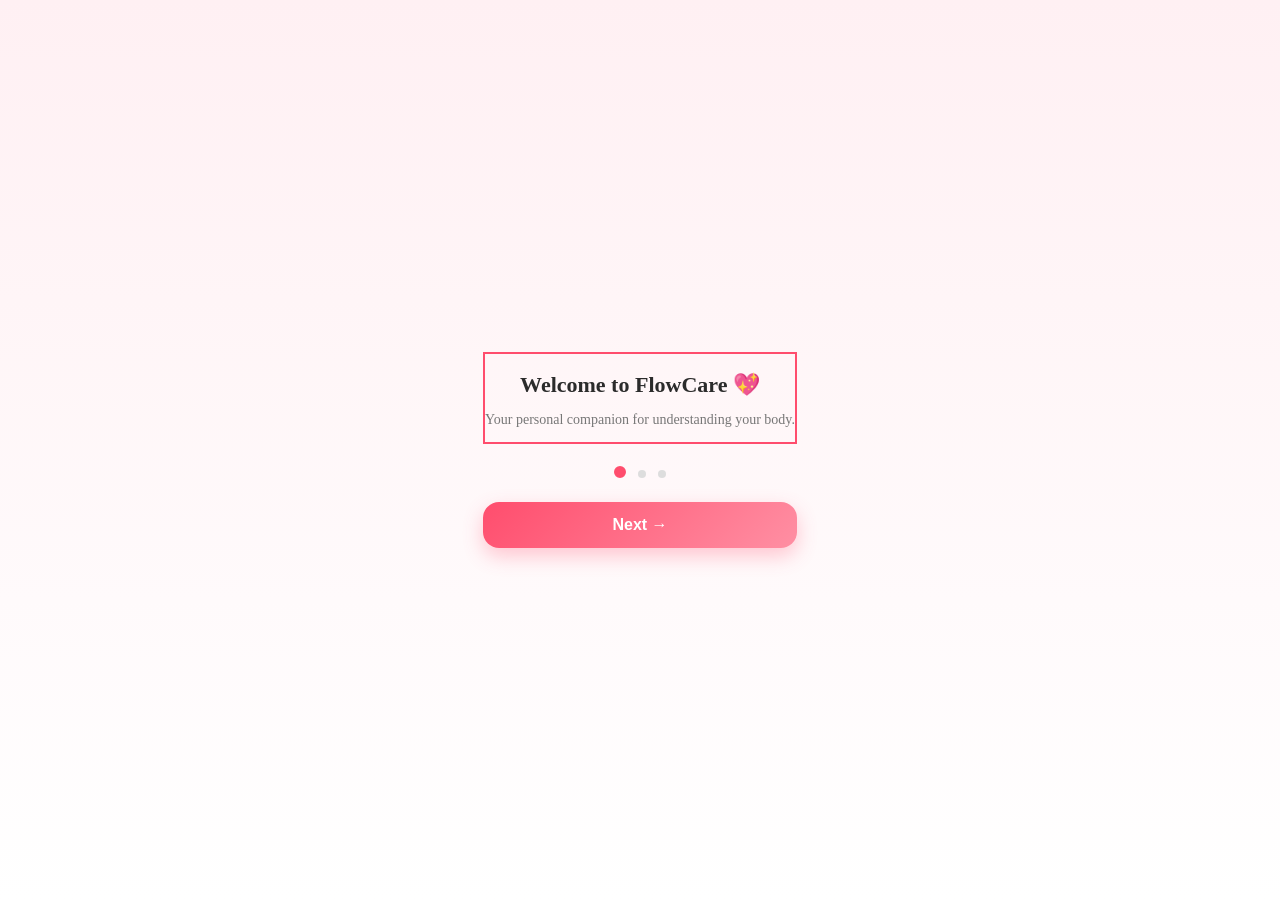
<file: index.html>
<!DOCTYPE html>
<html lang="en">
<head>
  <meta charset="UTF-8">
  <meta name="viewport" content="width=device-width, initial-scale=1.0">
  <meta name="theme-color" content="#ff4d6d">
  <title>FlowCare</title>
  <link rel="stylesheet" href="css/styles.css">
  <link rel="manifest" href="manifest.json">
  <link rel="icon" href="icon-192.png">
  <link rel="apple-touch-icon" href="icon-192.png">
  <link href="https://fonts.googleapis.com/css2?family=Poppins:wght@300;400;500;600;700&display=swap" rel="stylesheet">
</head>

<body>

<!-- 🔥 SPLASH -->
<div id="splashScreen" class="splash">
  <div class="splash-inner">
    <img src="icon-192.png" class="splash-logo">
    <h2 class="splash-title">FlowCare</h2>
    <p class="splash-tag">Your body, your rhythm 💖</p>
  </div>
</div>

<!-- 🔥 HEADER (PREMIUM CONTAINER VERSION) -->
<div class="header">

  <div class="header-inner">

    <div class="header-top">

      <div class="greeting-wrap">
        <h2 id="greeting" class="text-xl">
          Hi, Grace <span id="wave">👋</span>
        </h2>

        <p id="heroSub" class="sub text-sm">
          Your body, your rhythm 💖
        </p>
      </div>

      <div class="header-actions">

        <input type="file" id="profileInput" style="display:none;">

        <img id="profileImg"
          src="https://via.placeholder.com/40">

        <div class="menu-wrap">
          <span id="menuBtn">⋮</span>

          <div id="menuDropdown" class="menu-dropdown">
            <a href="settings.html">⚙️ Settings</a>
            <a href="#">🔒 Privacy Policy</a>
            <a href="#">📄 Disclaimer</a>
            <a href="#">📘 User Guide</a>
          </div>
        </div>

      </div>

    </div>

    <!-- 🔥 MARQUEE INSIDE INNER CONTAINER -->
    <div class="marquee">
      <div class="marquee-track">
        <span id="marqueeText"></span>
        <span id="marqueeClone"></span>
      </div>
    </div>

  </div>

</div>

<!-- 🔥 MAIN CONTENT -->
<div class="container">

  <!-- STATUS -->
  <div class="status-grid">

    <div class="status-card period">
      <p class="text-sm">🩸 Next Period</p>
      <h3 id="nextPeriod" class="text-accent">--</h3>
    </div>

    <div class="status-card cycle">
      <p class="text-sm">📊 Cycle Day</p>
      <h3 id="cycleDay" class="text-accent">--</h3>
    </div>

    <div class="status-card ovulation">
      <p class="text-sm">🌼 Ovulation</p>
      <h3 id="ovulation" class="text-accent">--</h3>
    </div>

  </div>

  <!-- ACTION -->
  <div class="card">
    <a href="log.html" style="text-decoration:none;">
      <button>✨ Track Today</button>
    </a>
  </div>

  <!-- ADVICE -->
  <div class="card highlight">
    <p class="text-lg">💡 Daily AI Care</p>
    <small id="tip" class="text-sm">Stay hydrated</small>
  </div>

  <!-- KIT -->
  <div class="card" id="kitCard" style="display:none;">
    <p>🧰 Emergency Kit</p>
    <ul>
      <li>Pads / Tampons</li>
      <li>Pain relief</li>
      <li>Tissue</li>
      <li>Spare underwear</li>
    </ul>
  </div>

  <!-- LINKS -->
  <div class="card link-card">
    <a href="education.html" class="link-text">📘 Learn about your health</a>
  </div>

  <div class="card link-card">
    <a href="cycle-guide.html" class="link-text">🧠 Understand your cycle</a>
  </div>

  <div class="card link-card">
    <a href="fertility.html" class="link-text">🌼 Fertility Insights</a>
  </div>

  <div class="card link-card">
    <a href="menopause.html" class="link-text">🌸 Menopause Care</a>
  </div>

  <div class="card link-card">
    <a href="notebook.html" class="link-text">📓 Open Notebook</a>
  </div>

</div>

<!-- 🔥 NAV -->
<div class="nav">
  
  <a href="index.html" class="nav-item active">
    <span>🏠</span>
    <small>Home</small>
  </a>
  
  <a href="calendar.html" class="nav-item">
    <span>📅</span>
    <small>Calendar</small>
  </a>
  
  <a href="log.html" class="nav-item center">
    <span>＋</span>
  </a>
  
  <a href="insights.html" class="nav-item">
    <span>📊</span>
    <small>Insights</small>
  </a>
  
  <a href="settings.html" class="nav-item">
    <span>⚙️</span>
    <small>Settings</small>
  </a>
  
</div>

<!-- ⚙️ SCRIPTS -->

<script src="js/auth.js"></script>
<script src="js/notifications.js"></script>

<script>
  if ("serviceWorker" in navigator) {
    navigator.serviceWorker.register("sw.js")
        .then(() => console.log("SW Ready"));
        }
        </script>

<script src="js/app.js"></script>

<script>
  // run AFTER everything is loaded
  window.addEventListener("load", () => {
    if (typeof protectPage === "function") {
      protectPage();
    }
  });
</script>

</body>
</html>
</file>
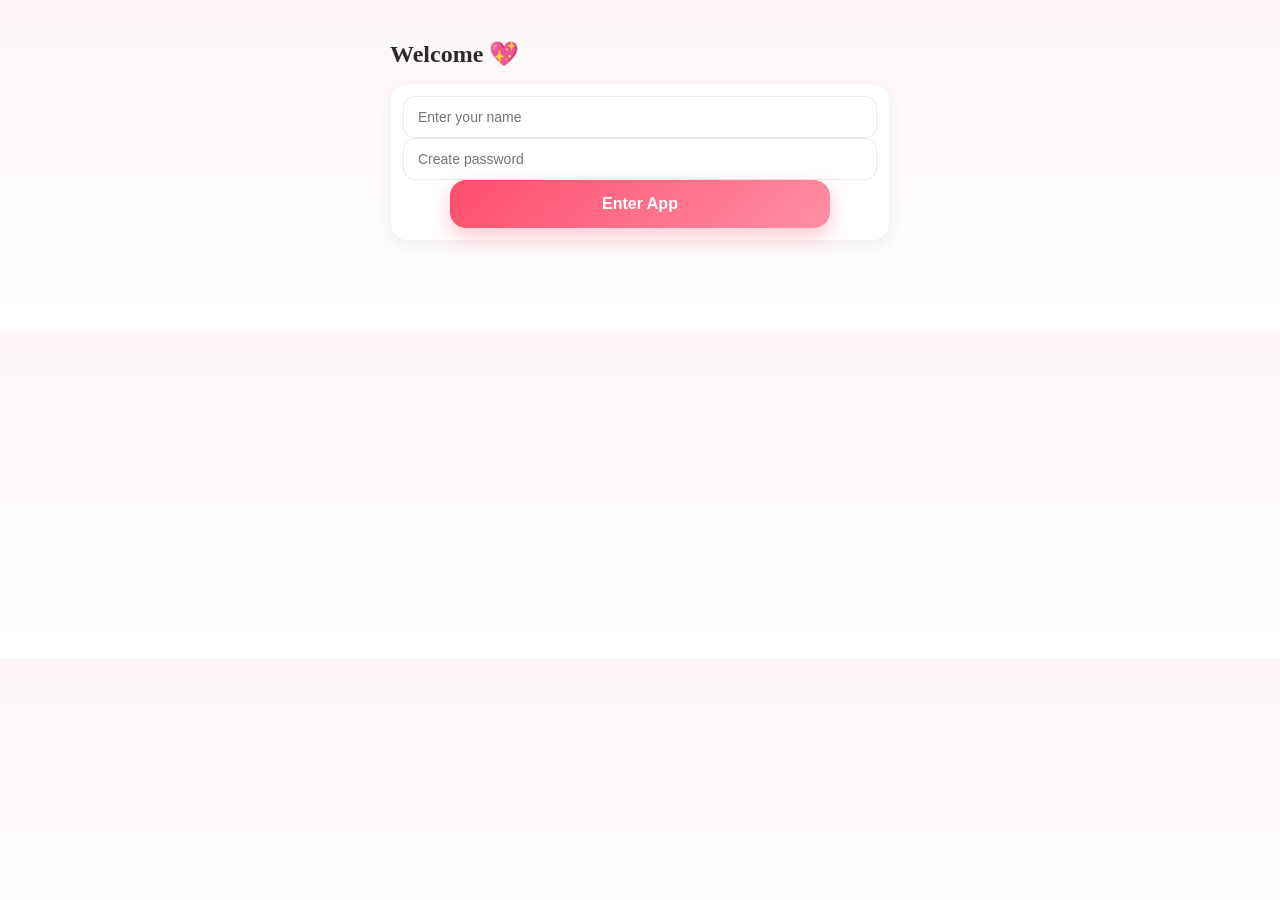
<file: calendar.html>
<!DOCTYPE html>
<html lang="en">
<head>
  <meta charset="UTF-8">
  <meta name="viewport" content="width=device-width, initial-scale=1.0">
  <title>Calendar - FlowCare</title>
  <link rel="stylesheet" href="css/styles.css">
  <link rel="manifest" href="manifest.json">
</head>

<body>

<div class="container">
  
<!-- 🧠 AI Status (Dynamic) -->
<div class="card premium-card warning-card">
  <p id="cycleWarning"></p>
  <small id="confidenceText"></small>
</div>

<!-- 🔥 AI Insights Marquee -->
<div class="card premium-card marquee">
  <div class="marquee-track">
    <span id="marqueeText"></span>
    <span id="marqueeClone"></span>
  </div>
</div>

<div class="card premium-card cycle-card">
<p id="cycleDay"></p>
<p id="nextPeriod"></p>
  </div>

  <!-- 📅 HEADER -->
<div class="header-row">
<button class="nav-btn" onclick="prevMonth()">‹</button>
<h2 id="monthYear"></h2>
<button class="nav-btn" onclick="nextMonth()">›</button>
</div>
  
  <!-- 📆 CALENDAR -->
  <div class="calendar premium-calendar" id="calendar"></div>
  
  <!-- 📊 LEGEND -->
<div class="card premium-card legend">
<div><span class="dot safe"></span> Safe</div>
<div><span class="dot fertile"></span> Fertile</div>
<div><span class="dot ovulation"></span> Ovulation</div>
<div><span class="dot unknown"></span> Not Sure</div>
</div>
  
  <!-- 📌 ACTION -->
<div class="card premium-card">
  <p id="selectedDate">Select a day</p>
  <p id="dayInfo" style="margin-top:8px; font-size:14px;"></p>
  <button id="logBtn">Log for this day</button>
</div>
  
</div>

<!-- 📱 NAVIGATION -->
<div class="nav">
  
  <a href="index.html" class="nav-item">
    <span>🏠</span>
    <small>Home</small>
  </a>
  
  <a href="calendar.html" class="nav-item active">
    <span>📅</span>
    <small>Calendar</small>
  </a>
  
  <a href="log.html" class="nav-item center">
    <span>＋</span>
  </a>
  
  <a href="insights.html" class="nav-item">
    <span>📊</span>
    <small>Insights</small>
  </a>
  
  <a href="settings.html" class="nav-item">
    <span>⚙️</span>
    <small>Settings</small>
  </a>
  
</div>

<script src="js/auth.js"></script>
<script>
  protectPage();
</script>
<script src="js/app.js"></script>
<script src="js/calendar.js"></script>

</body>
</html>
</file>
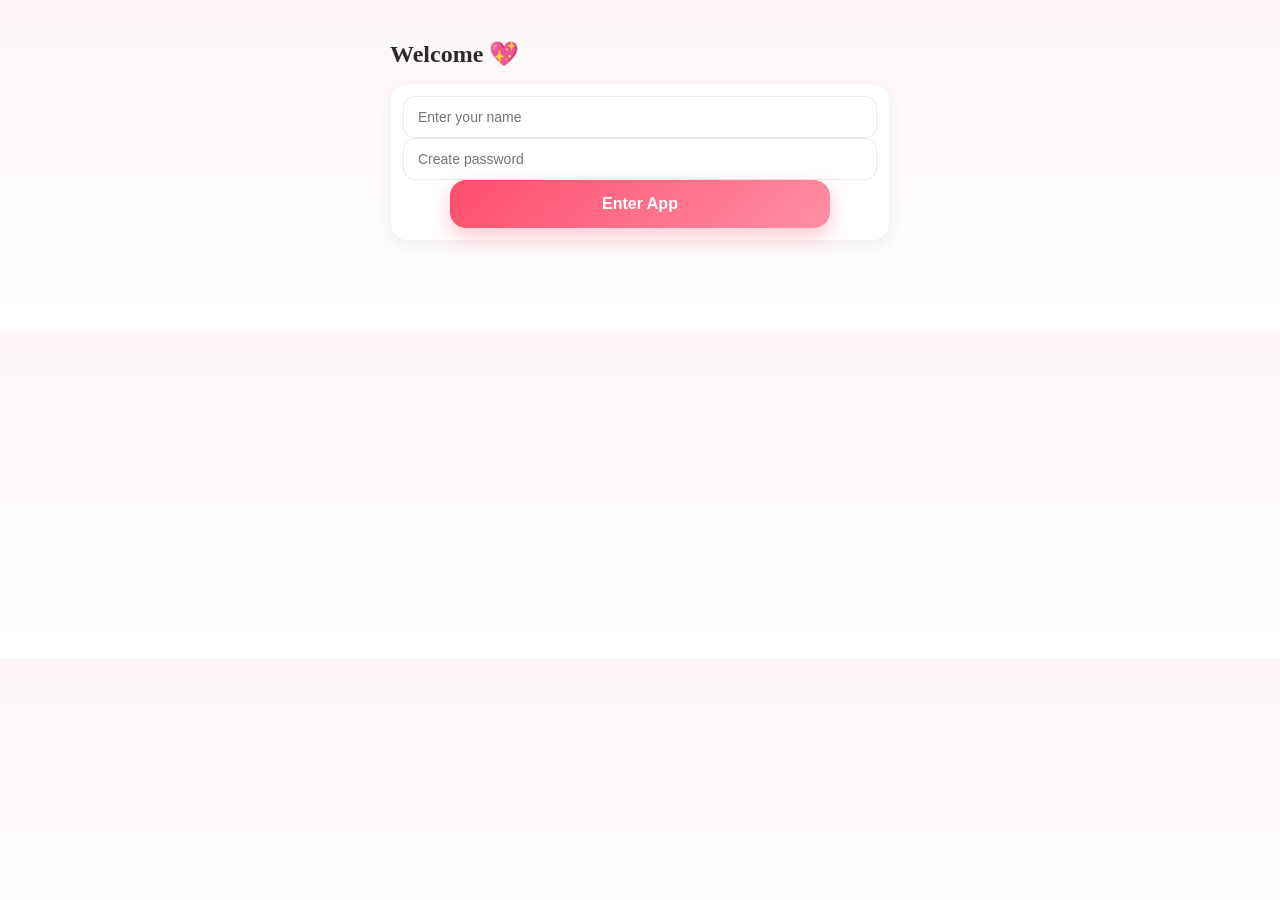
<file: cycle-guide.html>
<!DOCTYPE html>
<html lang="en">
<head>
  <meta charset="UTF-8">
  <meta name="viewport" content="width=device-width, initial-scale=1.0">
  <title>Cycle Guide - FlowCare</title>
  <link rel="stylesheet" href="css/styles.css">
  <link rel="manifest" href="manifest.json">
</head>

<body>

<!-- 🔥 HEADER -->
<div class="header">
  <div class="header-inner">

    <div class="page-header">
      <div class="page-icon">🧠</div>

      <div>
        <h2 class="page-title">Cycle Guide</h2>
        <p class="page-sub">Understand your body rhythm 🌸</p>
      </div>
    </div>

  </div>
</div>

<!-- 🔥 MAIN -->
<div class="container">

  <!-- INTRO -->
  <div class="card">
    <p class="text-sm">
      Your menstrual cycle starts on the first day of your period (Day 1).
      Understanding your cycle helps you stay prepared and make informed decisions.
    </p>
  </div>

  <!-- PHASES -->
  <div class="card">
    <h4>🩸 Menstrual Phase (Day 1–5)</h4>
    <p class="text-sm">Bleeding occurs. Energy may be low. Rest is important.</p>
  </div>

  <div class="card">
    <h4>🌱 Follicular Phase (Day 6–13)</h4>
    <p class="text-sm">Energy increases. Mood improves. Body prepares for ovulation.</p>
  </div>

  <div class="card">
    <h4>🌼 Ovulation Phase (~Day 14)</h4>
    <p class="text-sm">
      Ovulation occurs. This is the time of higher fertility.
      You may feel more active or sensual due to hormonal changes.
    </p>
  </div>

  <div class="card">
    <h4>🌙 Luteal Phase (Day 15–28)</h4>
    <p class="text-sm">
      Body prepares for next cycle. You may experience PMS symptoms like mood changes or fatigue.
    </p>
  </div>

  <!-- FERTILITY -->
  <div class="card">
    <h4>⚠️ Fertility Awareness</h4>
    <p class="text-sm">
      The days leading up to ovulation and the ovulation day have a higher chance of pregnancy.
    </p>
    <p class="text-sm">
      If you are not planning pregnancy, consider protection during this time.
    </p>
  </div>

  <div class="card">
    <h4>🟢 Lower Chance Days</h4>
    <p class="text-sm">
      Days after ovulation generally have a lower chance of pregnancy, but not zero risk.
    </p>
  </div>

  <!-- BODY -->
  <div class="card">
    <h4>❤️ Body & Emotions</h4>
    <p class="text-sm">
      Hormones can affect mood, energy, and desire. Feeling more emotional or sensual at certain times is normal.
    </p>
  </div>

  <!-- CTA -->
  <a href="notebook.html" style="text-decoration:none; color:inherit;">
    <div class="card link-card">
      <h4>📓 Track for 3 Months</h4>
      <p class="text-sm">To understand your body better:</p>

      <ul class="text-sm">
        <li>Mark the first day of your period</li>
        <li>Track symptoms and mood</li>
        <li>Observe your cycle length</li>
        <li>Patterns will become clearer over time</li>
      </ul>

      <p class="text-sm" style="margin-top:10px;">
        Tap to start tracking →
      </p>
    </div>
  </a>

</div>

<!-- 📱 NAVIGATION -->
<div class="nav">
  
  <a href="index.html" class="nav-item">
    <span>🏠</span>
    <small>Home</small>
  </a>
  
  <a href="calendar.html" class="nav-item">
    <span>📅</span>
    <small>Calendar</small>
  </a>
  
  <a href="log.html" class="nav-item center">
    <span>＋</span>
  </a>
  
  <a href="insights.html" class="nav-item">
    <span>📊</span>
    <small>Insights</small>
  </a>
  
  <a href="settings.html" class="nav-item">
    <span>⚙️</span>
    <small>Settings</small>
  </a>
  
</div>

<script src="js/auth.js"></script>
<script>
  protectPage();
</script>

</body>
</html>
</file>
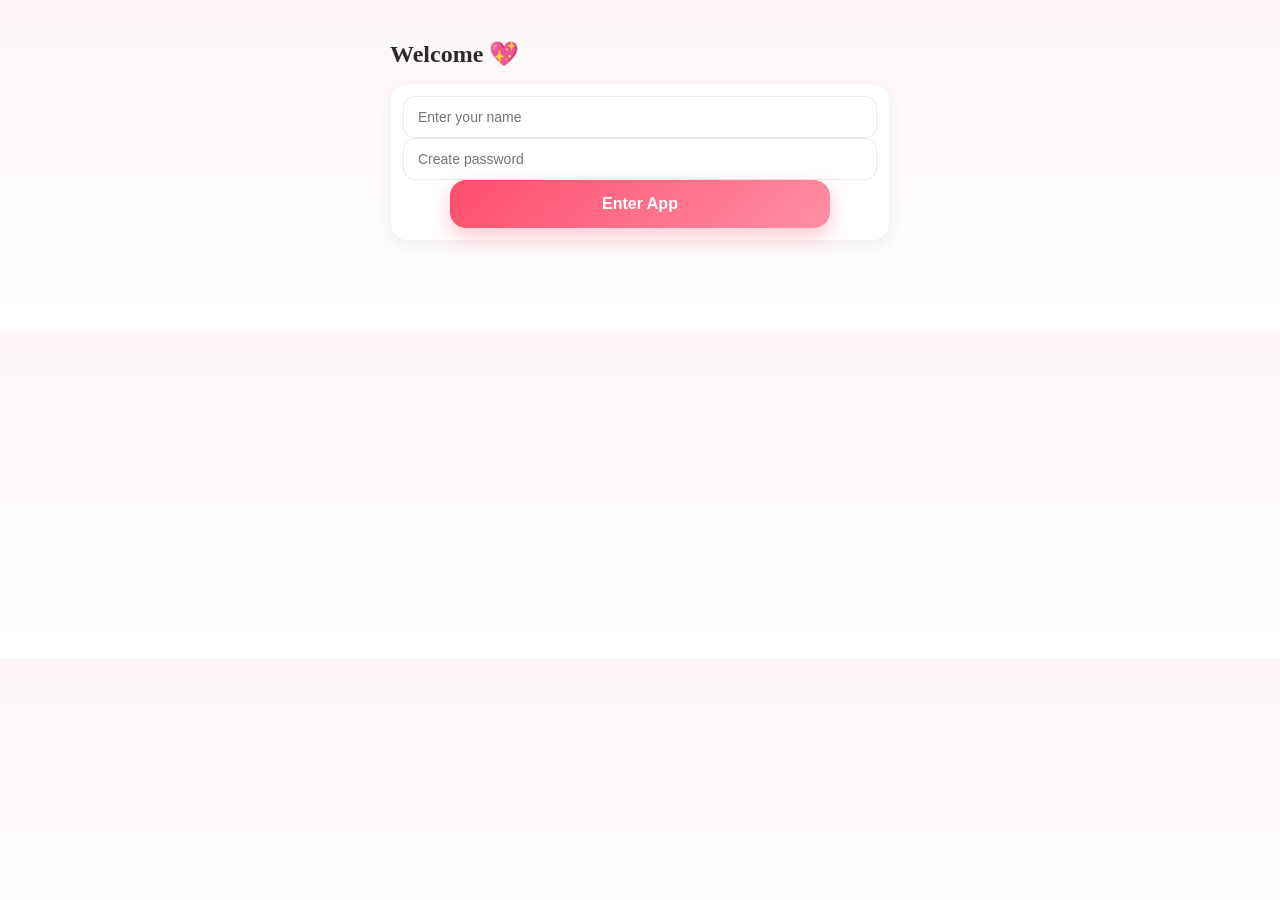
<file: education.html>
<!DOCTYPE html>
<html lang="en">
<head>
  <meta charset="UTF-8">
  <meta name="viewport" content="width=device-width, initial-scale=1.0">
  <title>Health Tips - FlowCare</title>
  <link rel="stylesheet" href="css/styles.css">
  <link rel="manifest" href="manifest.json">
</head>

<body>

  <div class="marquee">
      <p id="marqueeText">
          Stay hydrated 💧 • Track your cycle 🩸 • Your body matters 💖
            </p>
            </div>

<div class="container">

  <h2>Health Tips 💡</h2>

  <!-- Dynamic Tips -->
  <div id="tipsContainer"></div>

</div>

<!-- NAV -->
<div class="nav">
  <a href="index.html">Home</a>
  <a href="calendar.html">Calendar</a>
  <a href="log.html">Log</a>
  <a href="insights.html">Insights</a>
  <a href="settings.html">Settings</a>
</div>

<!-- SCRIPT -->
 <script src="js/auth.js"></script>
 <script>
   protectPage();
   </script>
<script src="js/education.js"></script>

</body>
</html>
</file>
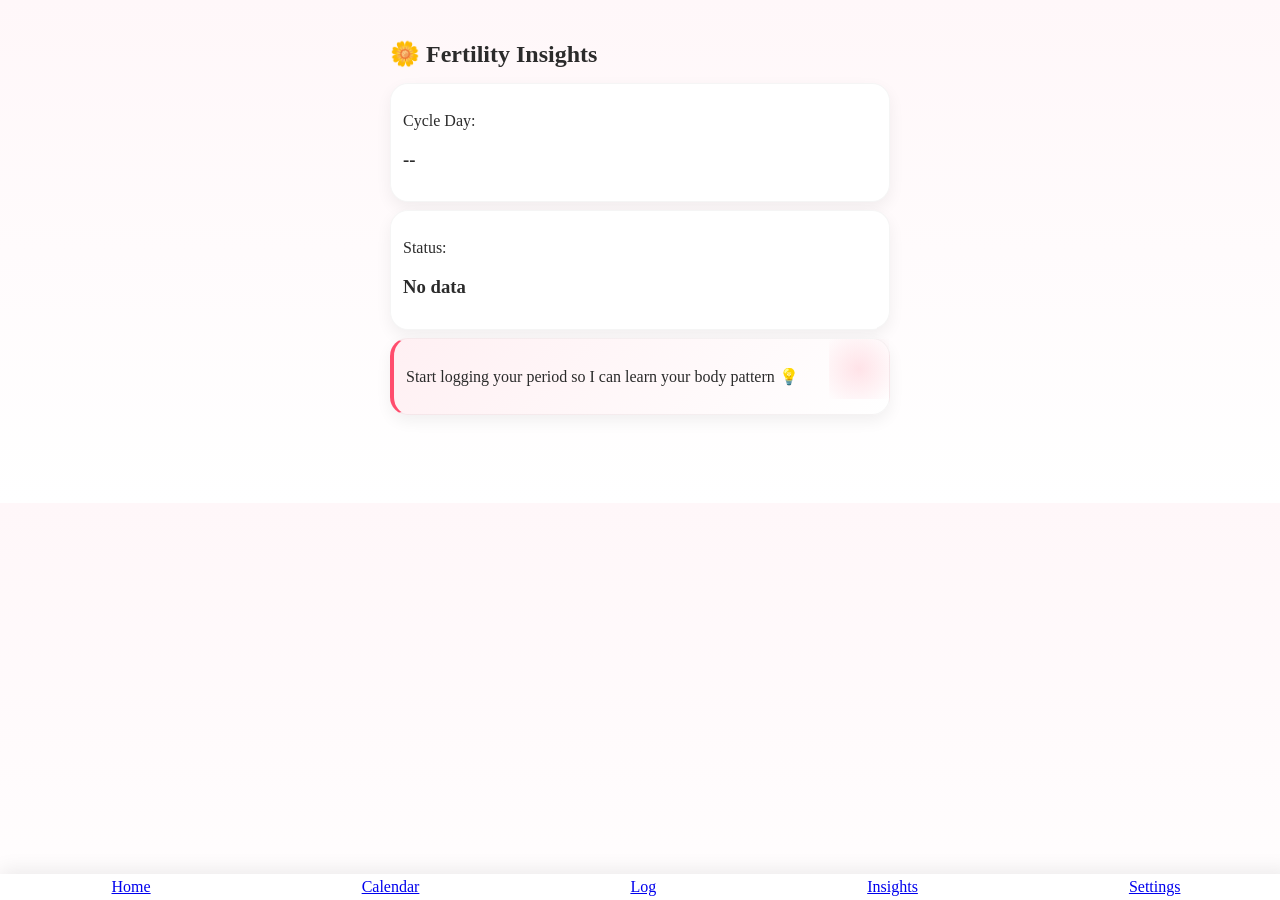
<file: fertility.html>
<!DOCTYPE html>
<html lang="en">
<head>
  <meta charset="UTF-8">
  <meta name="viewport" content="width=device-width, initial-scale=1.0">
  <title>Fertility Insights - FlowCare</title>
  <link rel="stylesheet" href="css/styles.css">
</head>

<body>

<div class="container">

  <h2>🌼 Fertility Insights</h2>

  <div class="card">
    <p>Cycle Day:</p>
    <h3 id="cycleDayFert">--</h3>
  </div>

  <div class="card">
    <p>Status:</p>
    <h3 id="fertilityStatus">--</h3>
  </div>

  <div class="card highlight">
    <p id="fertilityAdvice">Loading...</p>
  </div>

</div>

<div class="nav">
  <a href="index.html">Home</a>
  <a href="calendar.html">Calendar</a>
  <a href="log.html">Log</a>
  <a href="insights.html">Insights</a>
  <a href="settings.html">Settings</a>
</div>

<script src="js/fertility.js"></script>

</body>
</html>
</file>
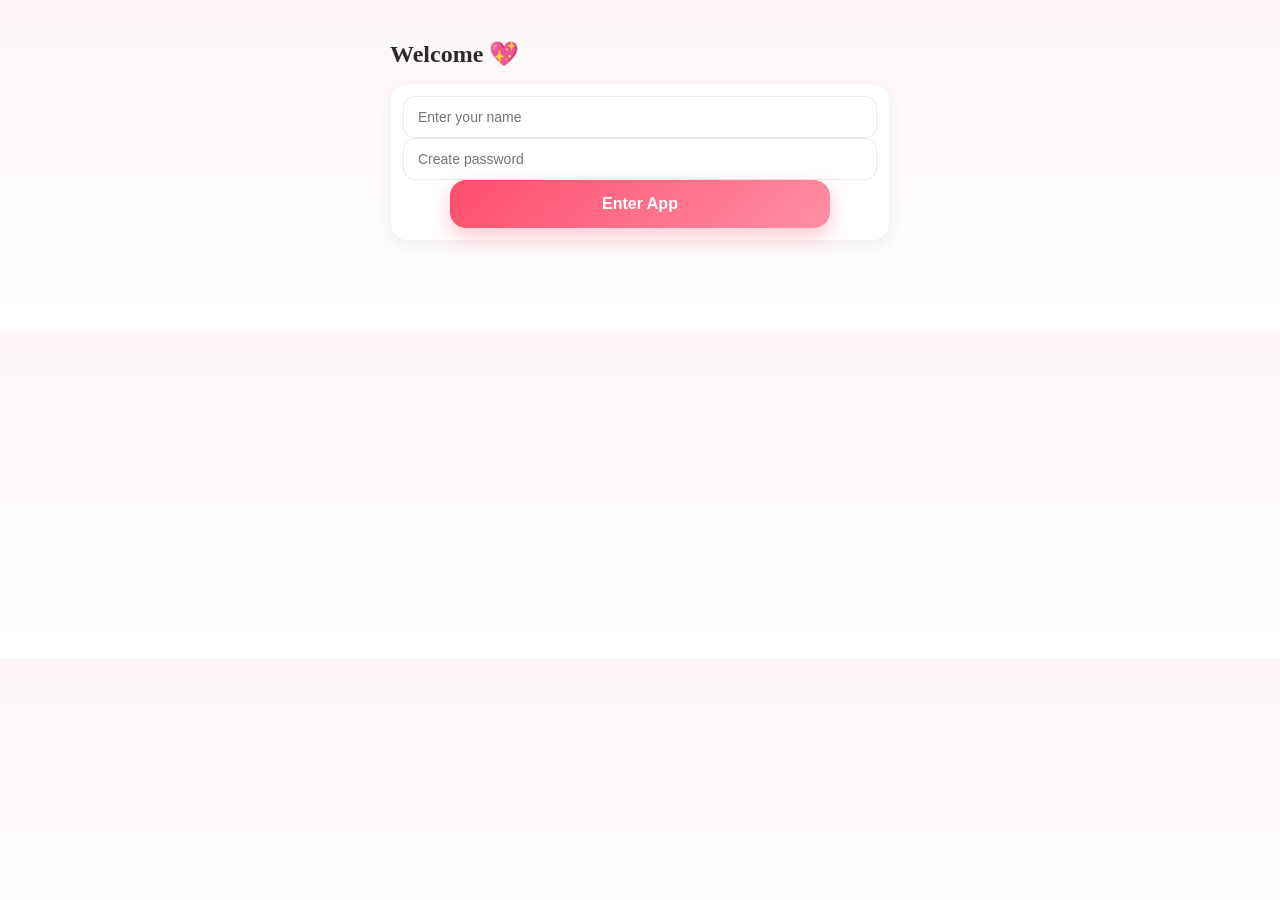
<file: login.html>
<!DOCTYPE html>
<html lang="en">
<head>
  <meta charset="UTF-8">
  <meta name="viewport" content="width=device-width, initial-scale=1.0">
  <title>Login - FlowCare</title>
  <link rel="stylesheet" href="css/styles.css">
</head>

<body>

<div class="container">

  <h2>Welcome 💖</h2>

  <div class="card">
    <input type="text" id="usernameInput" placeholder="Enter your name">
    <input type="password" id="passwordInput" placeholder="Create password">

    <button onclick="login()">Enter App</button>
  </div>

</div>

<script src="js/auth.js"></script>

</body>
</html>
</file>
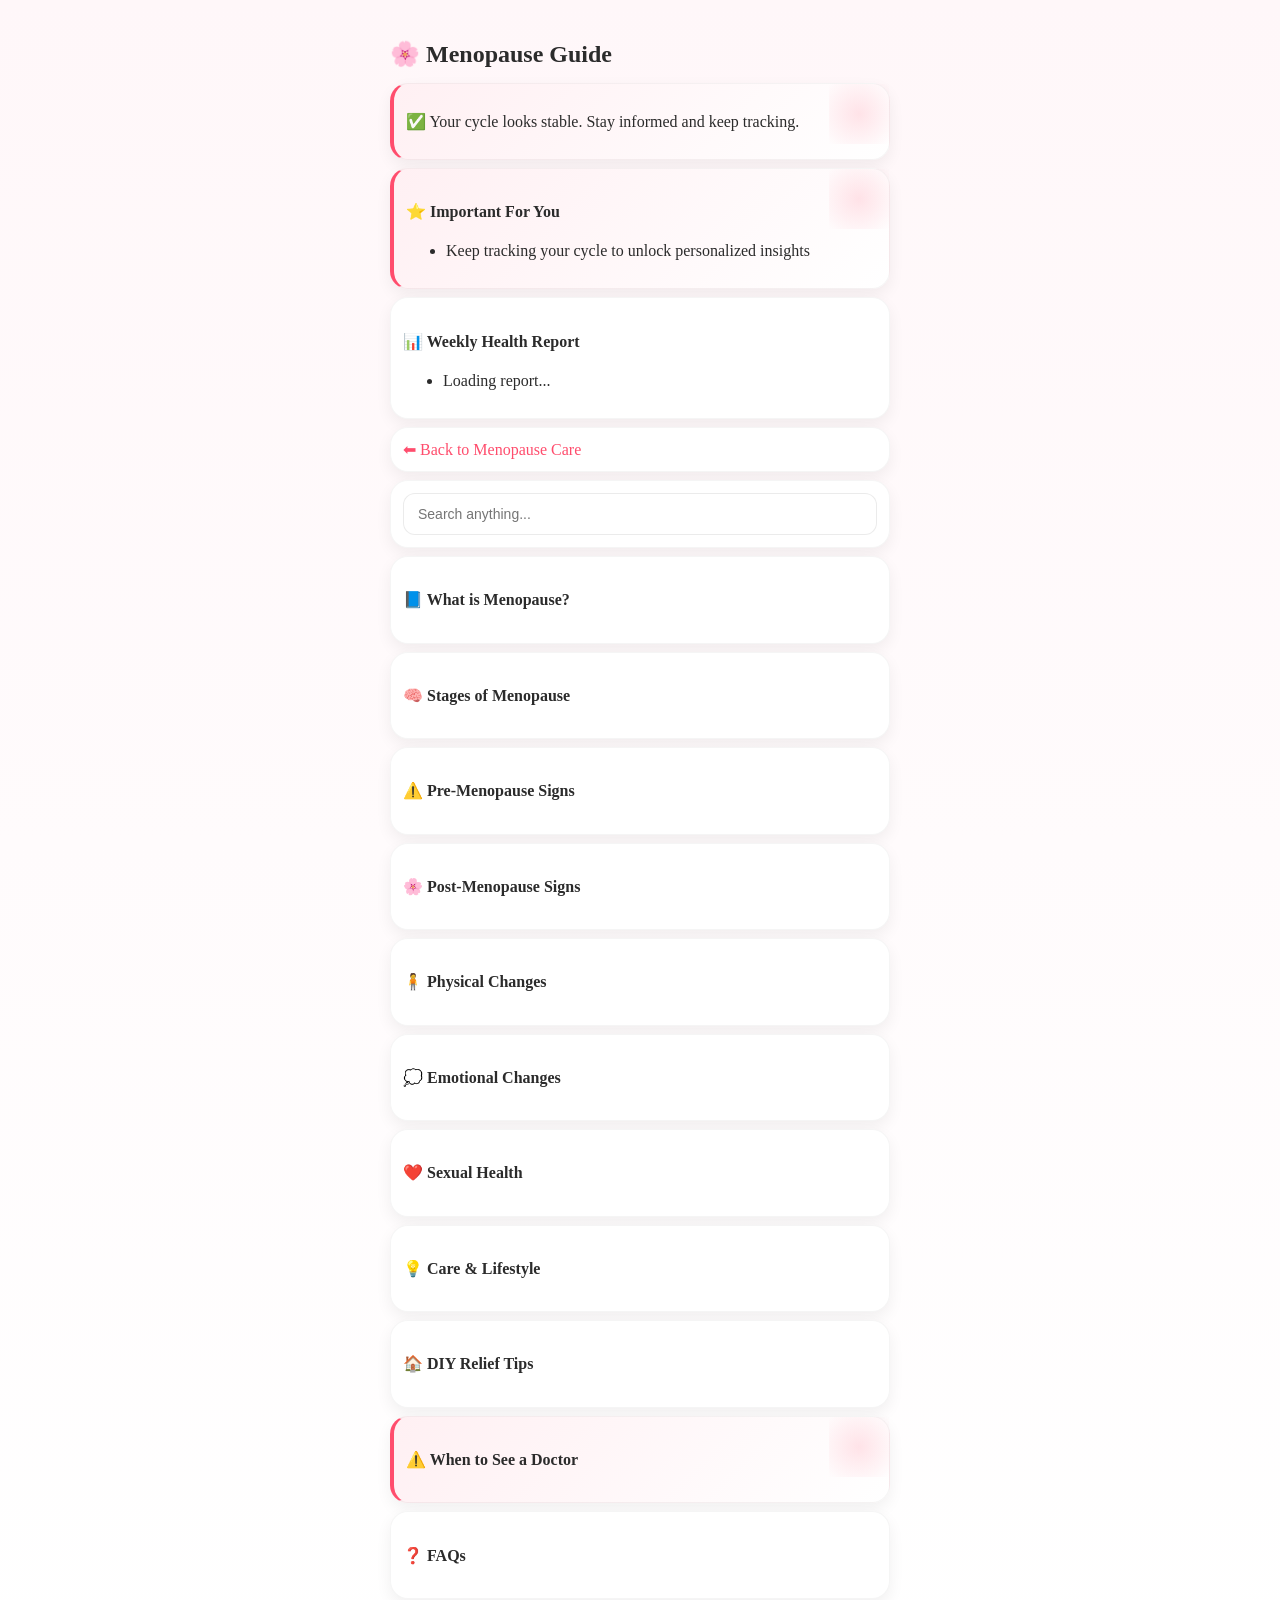
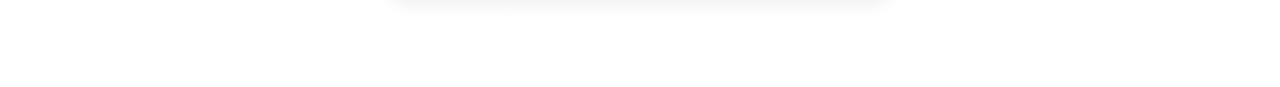
<file: menopause-guide.html>
<!DOCTYPE html>
<html lang="en">
<head>
  <meta charset="UTF-8">
  <meta name="viewport" content="width=device-width, initial-scale=1.0">
  <title>Menopause Guide - FlowCare</title>
  <link rel="stylesheet" href="css/styles.css">
</head>

<body>

<div class="container">

  <h2>🌸 Menopause Guide</h2>

  <!-- ✅ PERSONALIZED HEADER -->
  <div class="card highlight">
    <p id="personalMessage">Loading your personalized insights...</p>
  </div>

  <div class="card highlight">
      <h4>⭐ Important For You</h4>
        <ul id="importantList">
            <li>Loading insights...</li>
              </ul>
              </div>

<div class="card">
    <h4>📊 Weekly Health Report</h4>
      <ul id="weeklyReport">
          <li>Loading report...</li>
            </ul>
            </div>

  <!-- BACK -->
  <div class="card">
    <a href="menopause.html">⬅ Back to Menopause Care</a>
  </div>

  <!-- SEARCH -->
  <div class="card">
    <input type="text" id="searchInput" placeholder="Search anything...">
  </div>

  <!-- INTRO -->
  <div class="card section">
    <h4 onclick="toggleSection(this)">📘 What is Menopause?</h4>
    <div class="content">
      <p>
        Menopause is a natural phase where menstrual cycles stop permanently.
        Understanding it helps you stay prepared and in control.
      </p>
    </div>
  </div>

  <!-- STAGES -->
  <div class="card section">
    <h4 onclick="toggleSection(this)">🧠 Stages of Menopause</h4>
    <div class="content">
      <p><strong>Perimenopause:</strong> Hormonal changes begin.</p>
      <p><strong>Menopause:</strong> No period for 12 months.</p>
      <p><strong>Post-Menopause:</strong> Body adapts.</p>
    </div>
  </div>

  <!-- ✅ PRE (TAGGED) -->
  <div class="card section" data-type="pre">
    <h4 onclick="toggleSection(this)">⚠️ Pre-Menopause Signs</h4>
    <div class="content">
      <ul>
        <li>Irregular periods</li>
        <li>Hot flashes</li>
        <li>Mood swings</li>
        <li>Sleep problems</li>
        <li>Fatigue</li>
        <li>Libido changes</li>
      </ul>
    </div>
  </div>

  <!-- ✅ POST (TAGGED) -->
  <div class="card section" data-type="post">
    <h4 onclick="toggleSection(this)">🌸 Post-Menopause Signs</h4>
    <div class="content">
      <ul>
        <li>Dry skin</li>
        <li>Bone weakness</li>
        <li>Weight gain</li>
        <li>Low estrogen</li>
        <li>Vaginal dryness</li>
      </ul>
    </div>
  </div>

  <!-- PHYSICAL -->
  <div class="card section">
    <h4 onclick="toggleSection(this)">🧍 Physical Changes</h4>
    <div class="content">
      <ul>
        <li>Hot flashes</li>
        <li>Joint pain</li>
        <li>Hair thinning</li>
        <li>Weight changes</li>
      </ul>
    </div>
  </div>

  <!-- EMOTIONAL -->
  <div class="card section">
    <h4 onclick="toggleSection(this)">💭 Emotional Changes</h4>
    <div class="content">
      <ul>
        <li>Mood swings</li>
        <li>Anxiety</li>
        <li>Irritability</li>
        <li>Low motivation</li>
      </ul>
    </div>
  </div>

  <!-- SEX -->
  <div class="card section">
    <h4 onclick="toggleSection(this)">❤️ Sexual Health</h4>
    <div class="content">
      <p>
        Libido may increase or decrease. Vaginal dryness may occur.
        This is normal and manageable.
      </p>
    </div>
  </div>

  <!-- CARE -->
  <div class="card section">
    <h4 onclick="toggleSection(this)">💡 Care & Lifestyle</h4>
    <div class="content">
      <ul>
        <li>Balanced diet (calcium & vitamins)</li>
        <li>Exercise regularly</li>
        <li>Good sleep</li>
        <li>Stress management</li>
      </ul>
    </div>
  </div>

  <!-- DIY -->
  <div class="card section">
    <h4 onclick="toggleSection(this)">🏠 DIY Relief Tips</h4>
    <div class="content">
      <ul>
        <li>Warm baths</li>
        <li>Breathing exercises</li>
        <li>Herbal teas</li>
        <li>Light exercise</li>
      </ul>
    </div>
  </div>

  <!-- WARNING -->
  <div class="card section highlight">
    <h4 onclick="toggleSection(this)">⚠️ When to See a Doctor</h4>
    <div class="content">
      <ul>
        <li>Severe pain</li>
        <li>Heavy bleeding after menopause</li>
        <li>Extreme mood changes</li>
        <li>Persistent discomfort</li>
      </ul>
    </div>
  </div>

  <!-- FAQ -->
  <div class="card section">
    <h4 onclick="toggleSection(this)">❓ FAQs</h4>
    <div class="content">
      <p><strong>Is menopause natural?</strong> Yes.</p>
      <p><strong>Can I get pregnant?</strong> Only before menopause.</p>
      <p><strong>Does it affect sex?</strong> Yes, but manageable.</p>
      <p><strong>Is weight gain normal?</strong> Yes.</p>
      <p><strong>How long does it last?</strong> Varies.</p>
      <p><strong>Should I keep tracking?</strong> Yes.</p>
    </div>
  </div>

</div>

<script src="js/menopause-guide.js"></script>

</body>
</html>
</file>
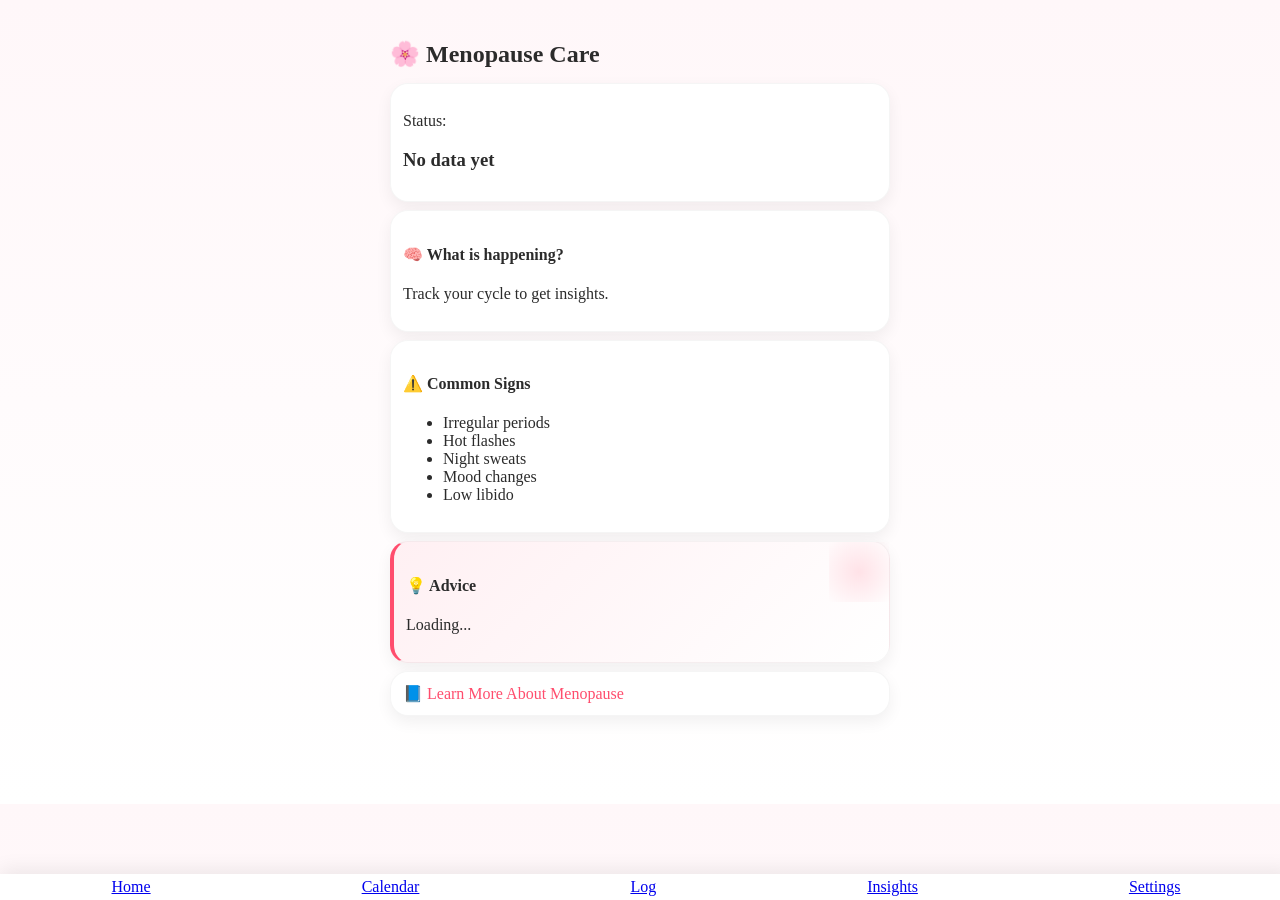
<file: menopause.html>
<!DOCTYPE html>
<html lang="en">
<head>
  <meta charset="UTF-8">
  <meta name="viewport" content="width=device-width, initial-scale=1.0">
  <title>Menopause Care - FlowCare</title>
  <link rel="stylesheet" href="css/styles.css">
</head>

<body>

<div class="container">

  <h2>🌸 Menopause Care</h2>

  <!-- STATUS -->
  <div class="card">
    <p>Status:</p>
    <h3 id="menoStatus">Checking...</h3>
  </div>

  <!-- INFO -->
  <div class="card">
    <h4>🧠 What is happening?</h4>
    <p id="menoInfo">Loading...</p>
  </div>

  <!-- SYMPTOMS -->
  <div class="card">
    <h4>⚠️ Common Signs</h4>
    <ul>
      <li>Irregular periods</li>
      <li>Hot flashes</li>
      <li>Night sweats</li>
      <li>Mood changes</li>
      <li>Low libido</li>
    </ul>
  </div>

  <!-- ADVICE -->
  <div class="card highlight">
    <h4>💡 Advice</h4>
    <p id="menoAdvice">Loading...</p>
  </div>

  <div class="card">
      <a href="menopause-guide.html">📘 Learn More About Menopause</a>
      </div>

</div>

<div class="nav">
  <a href="index.html">Home</a>
  <a href="calendar.html">Calendar</a>
  <a href="log.html">Log</a>
  <a href="insights.html">Insights</a>
  <a href="settings.html">Settings</a>
</div>

<script src="js/menopause.js"></script>

</body>
</html>
</file>
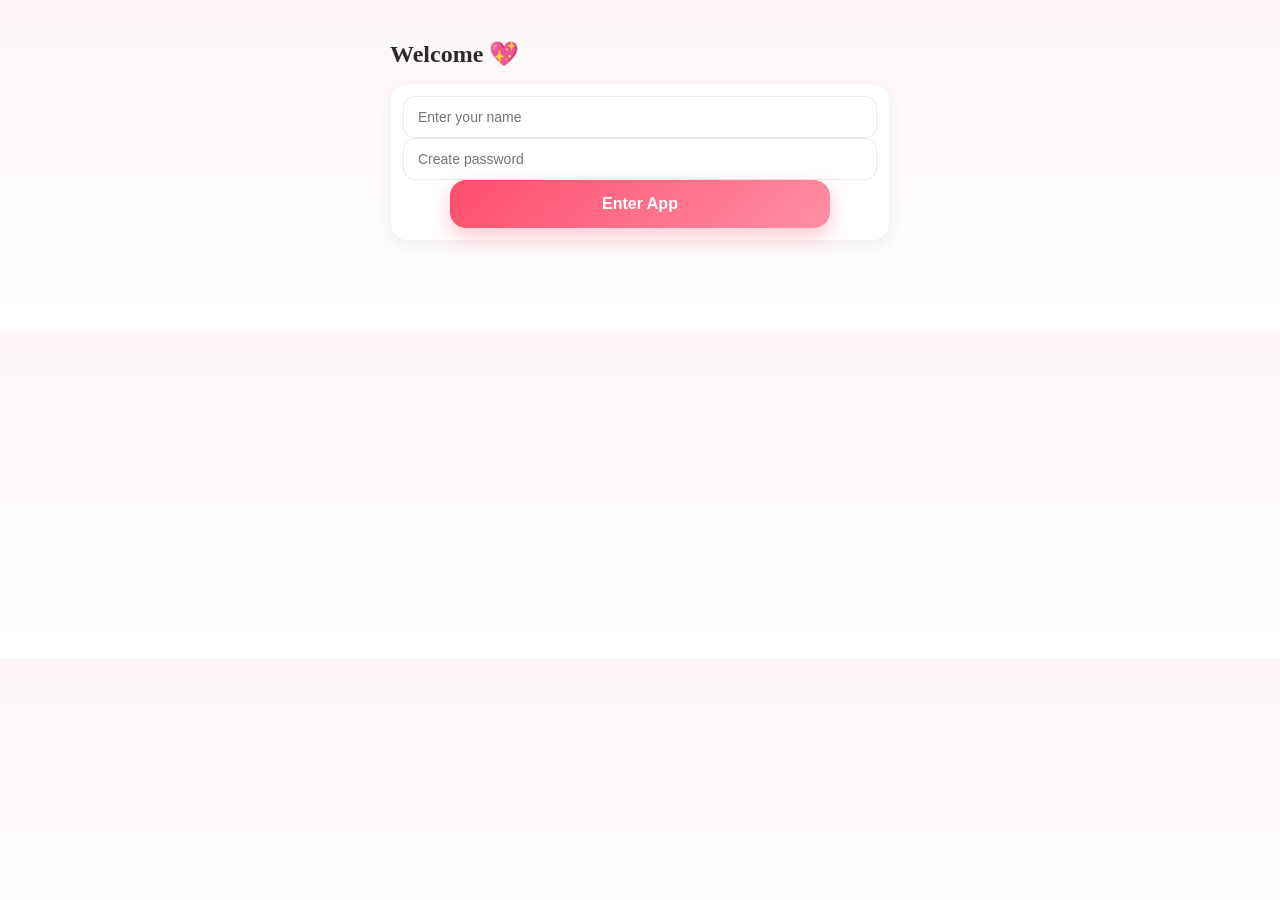
<file: notebook.html>
<!DOCTYPE html>
<html lang="en">
<head>
  <meta charset="UTF-8">
  <meta name="viewport" content="width=device-width, initial-scale=1.0">
  <title>Notebook - FlowCare</title>
  <link rel="stylesheet" href="css/styles.css">
  <link rel="manifest" href="manifest.json">
</head>

<body>

<!-- 🔥 HEADER -->
<div class="header">
  <div class="header-inner">

    <div class="page-header">
      <div class="page-icon">📓</div>

      <div>
        <h2 class="page-title">Notebook</h2>
        <p class="page-sub">Capture your thoughts & patterns 💖</p>
      </div>
    </div>

  </div>
</div>

<!-- 🔥 MAIN -->
<div class="container">

  <!-- FORM -->
  <div class="card">

    <p class="text-sm">📅 Date</p>
    <input type="date" id="noteDate">

    <p class="text-sm">🩸 Period Started?</p>
    <select id="periodStart">
      <option value="no">No</option>
      <option value="yes">Yes</option>
    </select>

    <p class="text-sm">😊 Mood</p>
    <select id="noteMood">
      <option value="happy">Happy</option>
      <option value="neutral">Neutral</option>
      <option value="sad">Sad</option>
      <option value="irritated">Irritated</option>
    </select>

    <p class="text-sm">💊 Symptoms</p>
    <input type="text" id="noteSymptoms" placeholder="e.g cramps, headache">

    <p class="text-sm">📝 Notes</p>
    <textarea id="noteText" placeholder="Write anything..."></textarea>

    <button onclick="saveNote()">✨ Save Note</button>

  </div>

  <!-- LIST -->
  <div id="notesList"></div>

</div>

<!-- 📱 NAVIGATION -->
<div class="nav">
  
  <a href="index.html" class="nav-item">
    <span>🏠</span>
    <small>Home</small>
  </a>
  
  <a href="calendar.html" class="nav-item">
    <span>📅</span>
    <small>Calendar</small>
  </a>
  
  <a href="log.html" class="nav-item center">
    <span>＋</span>
  </a>
  
  <a href="insights.html" class="nav-item">
    <span>📊</span>
    <small>Insights</small>
  </a>
  
  <a href="settings.html" class="nav-item">
    <span>⚙️</span>
    <small>Settings</small>
  </a>
  
</div>

<script src="js/auth.js"></script>
<script>
  protectPage();
</script>
<script src="js/notebook.js"></script>

</body>
</html>
</file>
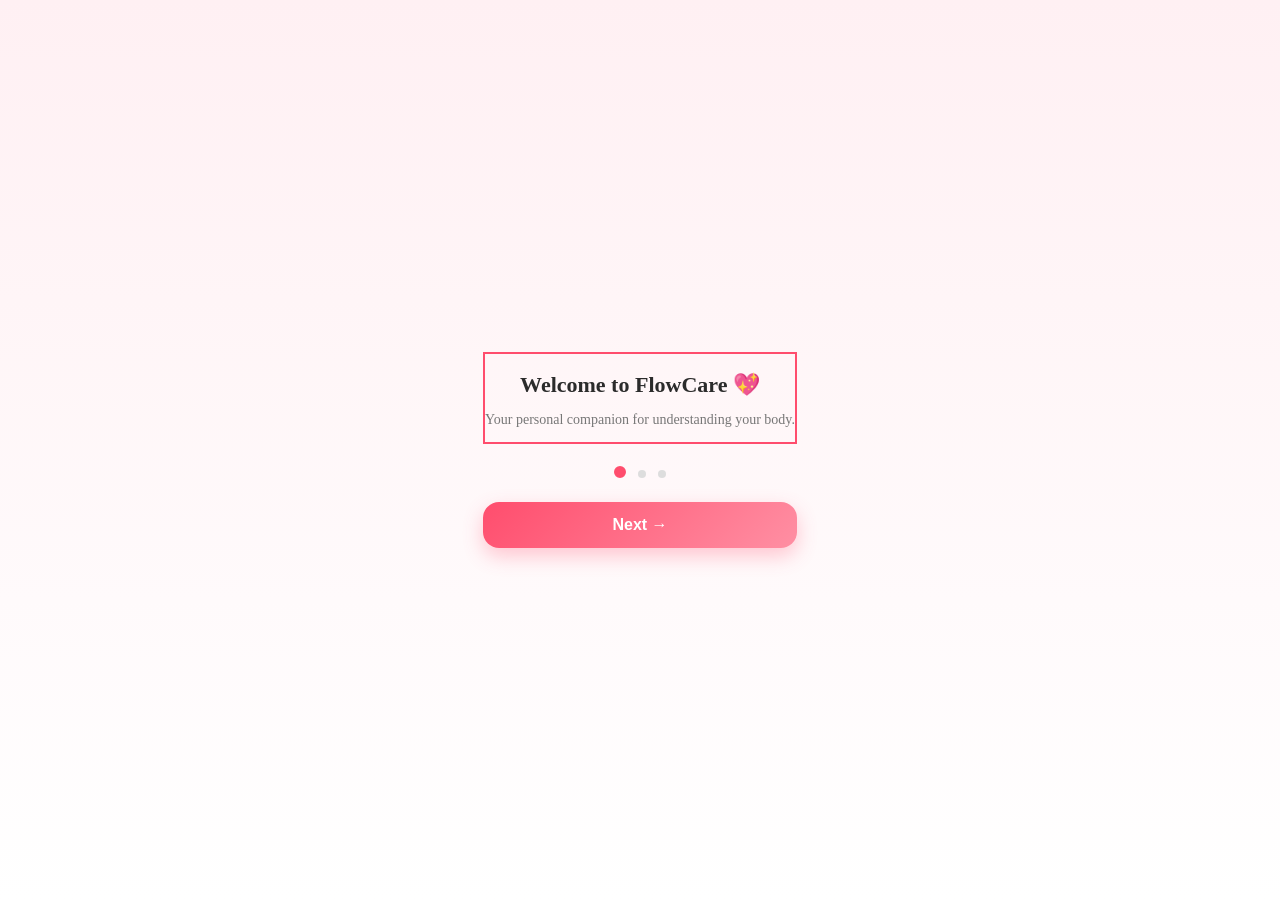
<file: onboarding.html>
<!DOCTYPE html>
<html lang="en">
<head>
  <meta charset="UTF-8">
  <meta name="viewport" content="width=device-width, initial-scale=1.0">
  <title>Welcome - FlowCare</title>
  <link rel="stylesheet" href="css/styles.css">
</head>

<body class="onboarding-body">

<div class="onboarding">

  <!-- SLIDES -->
  <div class="slides" id="slides">

    <div class="slide active">
      <h2>Welcome to FlowCare 💖</h2>
      <p>Your personal companion for understanding your body.</p>
    </div>

    <div class="slide">
      <h2>Track Your Cycle 📊</h2>
      <p>Log your flow, mood, and symptoms easily.</p>
    </div>

    <div class="slide">
      <h2>Stay In Control 🌸</h2>
      <p>Get insights, predictions, and smart reminders.</p>
    </div>

  </div>

  <!-- DOTS -->
  <div class="dots" id="dots">
    <span class="dot active"></span>
    <span class="dot"></span>
    <span class="dot"></span>
  </div>

  <!-- BUTTON -->
  <button id="nextBtn">Next →</button>

</div>

<script src="js/onboarding.js"></script>

</body>
</html>
</file>
<file: css/styles.css>
/* GENERAL */
body {
  font-family: 'Poppins', -apple-system, BlinkMacSystemFont, "Segoe UI", Roboto;
  color: #2b2b2b;
  margin: 0;
  background: linear-gradient(180deg, #fff7f9 0%, #ffffff 100%);
  overflow-x: hidden;
  body {
  padding-bottom: 70px;
}
}

/* HEADINGS */
h2 {
  margin-bottom: 15px;
  font-weight: 600;
}

/* CARD */
.card {
  background: #ffffff;
  border: 1px solid rgba(0,0,0,0.04);
  box-shadow: 0 6px 16px rgba(0,0,0,0.06);
  transition: transform 0.2s ease, box-shadow 0.2s ease;
  padding: 12px;
  margin-bottom: 8px;
  border-radius: 18px;
  backdrop-filter: blur(10px);
  animation: cardIn 0.4s ease;
}

/* BUTTON */
button {
  width: 80%;
  margin: 0 auto;
  display: block;
  padding: 15px;
  background: linear-gradient(135deg, #ff4d6d, #ff8fa3);
  border: none;
  color: white;
  border-radius: 16px;
  font-size: 16px;
  font-weight: 600;
  cursor: pointer;
  box-shadow: 0 8px 20px rgba(255, 77, 109, 0.3);
  transition: all 0.25s ease;
  position: relative;
  overflow: hidden;
}

button::before {
  content: "";
  position: absolute;
  top: 0;
  left: -75%;
  width: 50%;
  height: 100%;
  background: linear-gradient(
    120deg,
    rgba(255,255,255,0.2),
    rgba(255,255,255,0.6),
    rgba(255,255,255,0.2)
  );
  transform: skewX(-20deg);
}

button:hover::before {
  animation: shine 1s forwards;
}

@keyframes shine {
  0% {
    left: -75%;
  }
  100% {
    left: 130%;
  }
}

button:active {
  transform: scale(0.96);
  box-shadow: 0 4px 10px rgba(255, 77, 109, 0.2);
}

button {
  animation: pulseBtn 4s ease-in-out infinite;
}

@keyframes pulseBtn {
  0% { box-shadow: 0 8px 20px rgba(255, 77, 109, 0.25); }
  50% { box-shadow: 0 10px 25px rgba(255, 77, 109, 0.35); }
  100% { box-shadow: 0 8px 20px rgba(255, 77, 109, 0.25); }
}

button:hover {
  transform: scale(1.02);
}

/* 🔥 PAGE FADE IN */
.container {
  padding: 20px;
  padding-bottom: 80px;
  max-width: 500px;
  margin: 0 auto;
  overflow-x: hidden;
  animation: fadeIn 0.6s ease;
}

@keyframes fadeIn {
  from {
    opacity: 0;
    transform: translateY(8px);
  }
  to {
    opacity: 1;
    transform: translateY(0);
  }
}

@keyframes cardIn {
  from {
    opacity: 0;
    transform: translateY(10px) scale(0.98);
  }
  to {
    opacity: 1;
    transform: translateY(0) scale(1);
  }
}

/* 👆 TOUCH FEEDBACK */
.card:active {
  transform: scale(0.97);
  box-shadow: 0 4px 10px rgba(0,0,0,0.08);
}

.status-card:active {
  transform: scale(0.96);
}

.status-card h3 {
  animation: fadeNumber 0.5s ease;
}

@keyframes fadeNumber {
  from {
    opacity: 0;
    transform: translateY(6px);
  }
  to {
    opacity: 1;
    transform: translateY(0);
  }
}



/* CALENDAR */
.calendar {
  display: grid;
  grid-template-columns: repeat(7, 1fr);
  gap: 8px;
  width: 100%;
}

/* 🔥 CALENDAR NAV BUTTON FIX */
.calendar-nav button {
  width: 44px;
  height: 44px;
  
  padding: 0;
  font-size: 18px;
  
  border-radius: 12px;
  
  display: flex;
  align-items: center;
  justify-content: center;
}

.day {
  background: #ffffff;
  width: 100%;
  aspect-ratio: 1 / 1;   /* ✅ keeps it square */
  display: flex;
  align-items: center;
  justify-content: center;
  border-radius: 10px;
  font-size: 13px;
  box-shadow: 0 4px 10px rgba(0,0,0,0.06);
}



.day:hover {
  background: #ffe3ea;
}

.period {
  background: #ff4d6d;
  color: white;
}

.active {
  border: 2px solid #ff4d6d;
}

/* SMALL TEXT */
small {
  color: #666;
}

.lock-screen {
  position: fixed;
  top: 0;
  left: 0;
  width: 100%;
  height: 100%;
  background: #fff1f4;
  display: flex;
  justify-content: center;
  align-items: center;
  z-index: 9999;
}

.lock-box {
  background: white;
  padding: 20px;
  border-radius: 16px;
  text-align: center;
  width: 80%;
  max-width: 300px;
  box-shadow: 0 4px 12px rgba(0,0,0,0.1);
}

.card a {
  text-decoration: none;
  color: #ff4d6d;
  font-weight: 500;
}

/* STATUS GRID */
.status-grid {
  display: grid;
  grid-template-columns: repeat(3, 1fr);
  gap: 10px;
  margin-bottom: 10px;
}

.status-card {
  background: #ffffff;
  border-left: 4px solid #e85a70;
  padding: 10px 8px; 
  border-radius: 16px;
  text-align: center;
  box-shadow: 0 4px 12px rgba(0, 0, 0, 0.05);
}

/* 🩸 NEXT PERIOD */
.status-card.period {
  background: linear-gradient(135deg, #ffe5ec, #fff);
  border-left: 4px solid #ff4d6d;
}

/* 📊 CYCLE DAY */
.status-card.cycle {
  background: linear-gradient(135deg, #f8f9ff, #fff);
  border-left: 4px solid #6c63ff;
}

/* 🌼 OVULATION */
.status-card.ovulation {
  background: linear-gradient(135deg, #fff6e5, #fff);
  border-left: 4px solid #f5a623;
}

.status-card h3 {
  margin: 4px 0 0;
  font-size: 16px;
  font-weight: 700;
}

.status-card p::first-letter {
  font-size: 16px;
  margin: 0;
}

.status-card p {
  font-size: 12px;
  color: #999;
  letter-spacing: 0.3px;
}

/* HIGHLIGHT CARD */
.highlight {
  background: linear-gradient(135deg, #fff0f3, #ffffff);
  border-left: 4px solid #ff4d6d;
  position: relative;
}

.highlight::after {
  content: "";
  position: absolute;
  top: 0;
  right: 0;
  width: 60px;
  height: 60px;
  background: radial-gradient(circle, rgba(255, 77, 109, 0.15), transparent);
}

/* 🔥 PREMIUM INSIGHT BAR */
.marquee {
  overflow: hidden;
  border-radius: 20px;
  background: #ffffff;
  border: 1px solid rgba(255, 77, 109, 0.08);
  padding: 10px 14px;
  box-shadow: 0 6px 18px rgba(255, 77, 109, 0.08);
}

/* TRACK (MOVING PART) */
.marquee-track {
  display: flex;
  gap: 40px;
  width: max-content;
  animation: scrollLoop 22s linear infinite;
}

/* TEXT */
.marquee-track span {
  white-space: nowrap;
  font-size: 14px;
  font-weight: 500;
  color: #ff4d6d;
}

.marquee:hover .marquee-track {
  animation-play-state: paused;
}

/* SMOOTH LOOP */
@keyframes scrollLoop {
  0% {
    transform: translateX(0);
  }
  100% {
    transform: translateX(-50%);
  }
}

/* 🔥 SPLASH BASE */
.splash {
  position: fixed;
  inset: 0;
  background: linear-gradient(180deg, #fff0f3, #ffffff);
  
  display: flex;
  align-items: center;
  justify-content: center;
  
  z-index: 99999;
  
  opacity: 1;
  transition: opacity 0.6s ease, transform 0.6s ease;
}

/* INNER */
.splash-inner {
  text-align: center;
  animation: fadeInUp 0.8s ease;
}

/* LOGO */
.splash-logo {
  width: 80px;
  margin-bottom: 12px;
  animation: pulseSoft 2s infinite;
}

/* TITLE */
.splash-title {
  margin: 0;
  font-size: 22px;
  font-weight: 600;
  color: #ff4d6d;
}

/* TAGLINE */
.splash-tag {
  font-size: 13px;
  color: #777;
  margin-top: 4px;
  opacity: 0;
  animation: fadeIn 1s ease forwards;
  animation-delay: 0.6s;
}

/* EXIT */
.splash.hide {
  opacity: 0;
  transform: scale(1.05);
  pointer-events: none;
}

/* ANIMATIONS */
@keyframes pulseSoft {
  0% { transform: scale(1); }
  50% { transform: scale(1.06); }
  100% { transform: scale(1); }
}

@keyframes fadeInUp {
  from {
    opacity: 0;
    transform: translateY(12px);
  }
  to {
    opacity: 1;
    transform: translateY(0);
  }
}

@keyframes fadeIn {
  to { opacity: 1; }
}

.section h4 {
    cursor: pointer;
    }

    .section .content {
      margin-top: 10px;
      }

/* 🔥 PREMIUM UI */

.premium-card {
  border-radius: 20px;
  box-shadow: 0 10px 25px rgba(255, 77, 109, 0.08);
  padding: 18px;
  transition: all 0.25s ease;
}

.premium-card:hover {
  transform: translateY(-3px);
  box-shadow: 0 14px 30px rgba(255, 77, 109, 0.12);
}

.premium-calendar {
  width: 100%;
}

/* CALENDAR */
.premium-calendar .day {
  transition: all 0.2s ease;
  font-weight: 500;
}

.premium-calendar .day:hover {
  transform: scale(1.08);
}

/* SELECTED DAY */
.day.active {
  border: 2px solid #000;
}

/* LEGEND */
.legend {
  display: grid;
  grid-template-columns: repeat(2, 1fr);
  gap: 12px;
}

.legend div {
  display: flex;
  align-items: center;
  gap: 8px;
}

/* DOTS */
.dot {
  width: 12px;
  height: 12px;
  border-radius: 50%;
}

.dot.safe { background: #4caf50; }
.dot.fertile { background: #ff4d6d; }
.dot.ovulation { background: #ffb84d; }
.dot.unknown { background: #ccc; }

/* WARNING CARD */
.warning-card {
  background: linear-gradient(135deg, #fff3cd, #fff);
  border-left: 5px solid #ffb84d;
  font-weight: 500;
  text-align: center;
}

.ovum {
  font-size: 12px;
  color: #000;
}

.day {
    min-width: 0;
    }

.warning-card,
.marquee-box {
  padding: 6px 10px !important;
  }

.warning-card p {
  margin: 4px 0;
    font-size: 14px;
    }

.cycle-card {
  padding: 10px 14px; /* reduced height */
  border-left: 5px solid #ff4d6d;
  background: linear-gradient(135deg, #fff0f3, #ffffff);
}

/* TEXT STYLE */
#cycleDay {
  margin: 2px 0;
  font-size: 13px;
  color: #666;
}

#nextPeriod {
  margin: 2px 0;
  font-size: 15px;
  font-weight: 600;
  color: #ff4d6d;
}

#nextPeriod {
  animation: pulseText 2s infinite;
}

@keyframes pulseText {
  0% { opacity: 1; }
  50% { opacity: 0.6; }
  100% { opacity: 1; }
}

/* 🔥 SAFE TYPOGRAPHY ADD-ON */

.text-xl {
  font-size: 22px;
  font-weight: 600;
}

.text-lg {
  font-size: 16px;
  font-weight: 600;
}

.text-sm {
  font-size: 13px;
  color: #777;
}

.text-accent {
  color: #ff4d6d;
  font-weight: 600;
}

.link-card {
  padding: 14px 16px;
  display: flex;
  align-items: center;
}

.link-text {
  font-size: 15px;
  font-weight: 500;
  color: #444;
  text-decoration: none;
  width: 100%;
  transition: all 0.2s ease;
}

/* hover feel */
.link-card:active {
  transform: scale(0.97);
}

/* subtle arrow feel */
.link-text::after {
  content: "›";
  float: right;
  color: #bbb;
  font-size: 18px;
}.link-card:hover {
  background: #fff0f3;
}

.link-card:hover {
  background: #fff0f3;
}

/* GREETING */
.greeting-wrap h2 {
  font-size: 20px;
  font-weight: 600;
  margin: 0;
  
  transition:
    font-size 0.3s ease,
    transform 0.3s ease,
    opacity 0.25s ease;
}

.greeting-wrap {
  display: flex;
  flex-direction: column;
  gap: 2px;
}

.sub {
  font-size: 13px;
  color: #777;
  margin-top: 2px;
  transition: 
    opacity 0.25s ease,
    transform 0.25s ease;
}

#profileImg {
  width: 40px;
  height: 40px;
  border-radius: 50%;
  object-fit: cover;
  
  box-shadow: 0 0 0 3px rgba(255, 77, 109, 0.15);
  transition: all 0.25s ease;
}

#profileImg:active {
  transform: scale(0.9);
}

#profileImg:hover {
  box-shadow: 0 0 0 5px rgba(255, 77, 109, 0.25);
}

/* MENU */
.menu-wrap {
  position: relative;
}

#menuBtn {
  font-size: 20px;
  cursor: pointer;
  padding: 6px;
  border-radius: 8px;
  transition: background 0.2s ease;
}

#menuBtn:active {
  background: #ffe3ea;
}

/* DROPDOWN */
.menu-dropdown {
  position: absolute;
  right: 0;
  top: 32px;
  background: #fff;
  border-radius: 14px;
  box-shadow: 0 10px 25px rgba(0, 0, 0, 0.12);
  
  display: flex;
  flex-direction: column;
  min-width: 170px;
  
  opacity: 0;
  transform: translateY(8px);
  pointer-events: none;
  transition: all 0.25s ease;
}

.menu-dropdown.show {
  opacity: 1;
  transform: translateY(0);
  pointer-events: auto;
}

.menu-dropdown a {
  padding: 10px 12px;
  text-decoration: none;
  color: #444;
  font-size: 14px;
  transition: background 0.2s ease, transform 0.15s ease;
}

.menu-dropdown a:hover {
  background: #fff0f3;
}

.menu-dropdown a:active {
  transform: scale(0.97);
  background: #ffe3ea;
}

/* 👋 WAVE BASE */
#wave {
  display: inline-block;
  transform-origin: 70% 70%;
  
  /* 👋 initial wave */
  animation: waveAnim 1.5s ease 2;
  
  /* 🔥 smooth morph support */
  transition: transform 0.3s ease, opacity 0.3s ease;
}

/* 🔥 ON SCROLL */
.header.scrolled #wave {
  transform: scale(0.8);
  opacity: 0.6;
}

@keyframes waveAnim {
  0% { transform: rotate(0deg); }
  20% { transform: rotate(18deg); }
  40% { transform: rotate(-12deg); }
  60% { transform: rotate(18deg); }
  80% { transform: rotate(-6deg); }
  100% { transform: rotate(0deg); }
}

/* 🔥 HEADER (OUTER WRAPPER) */
.header {
  position: sticky;
  top: 0;
  z-index: 999;
  width: 100;
  margin: 0;

  padding: 6px 0;

  background: transparent;

  transition: all 0.3s ease;
}

/* 🔥 INNER PREMIUM CONTAINER */
.header-inner {
  position: relative;

  border-radius: 0;
  padding: 10px 14px;

  background: linear-gradient(
    180deg,
    rgba(255,255,255,0.9),
    rgba(255,255,255,0.75)
  );

  backdrop-filter: blur(16px);
  -webkit-backdrop-filter: blur(16px);

  box-shadow: 
    0 4px 20px rgba(0,0,0,0.06),
    inset 0 1px 0 rgba(255,255,255,0.6);

  transition: all 0.3s ease;
}

/* 🔥 TOP ROW */
.header-top {
  display: flex;
  justify-content: space-between;
  align-items: center;
}

/* 🔥 ACTIONS */
.header-actions {
  display: flex;
  align-items: center;
  gap: 10px;
}

/* 🔥 SCROLL EFFECT */
.header.scrolled .header-inner {
  border-radius: 16px;

  background: rgba(255,255,255,0.95);

  box-shadow: 
    0 6px 25px rgba(0,0,0,0.08),
    inset 0 1px 0 rgba(255,255,255,0.7);
}

/* 🔥 TEXT SHRINK */
.header.scrolled .greeting-wrap h2 {
  font-size: 16px;
  transform: translateY(-2px);
  opacity: 0.85;
  letter-spacing: -0.2px;
}

/* 🔥 PROFILE SHRINK */
.header.scrolled #profileImg {
  transform: scale(0.92);
}

.header.scrolled .sub {
  opacity: 0.6;
  transform: translateY(-2px);
}

/* ✨ LIGHT REFLECTION */
.header-inner::after {
  content: "";
  position: absolute;
  inset: 0;
  border-radius: inherit;
  pointer-events: none;

  background: linear-gradient(
    120deg,
    rgba(255,255,255,0.35),
    transparent 40%
  );
}

/* 🔥 SCROLL STATE */
.header.scrolled {
  padding: 4px 16px 4px;
  background: rgba(255, 255, 255, 0.95);
  box-shadow: 0 6px 16px rgba(0,0,0,0.08);
}



/* 🔥 NAV CONTAINER */
/* 🔥 FULL WIDTH NAV */
.nav {
  position: fixed;
  bottom: 0;
  left: 0;
  right: 0;
  
  width: 100%;
  margin: 0;
  padding: 4px 6px;
  
  display: flex;
  justify-content: space-around;
  align-items: center;
  
  background: rgba(255, 255, 255, 0.95);
  backdrop-filter: blur(14px);
  
  border-radius: 0;
  box-shadow: 0 -4px 20px rgba(0, 0, 0, 0.08);
  z-index: 999;
}

/* ITEMS */
.nav-item {
  text-decoration: none;
  color: #888;
  font-size: 11px;
  padding: 2px;
  
  display: flex;
  flex-direction: column;
  align-items: center;
  gap: 2px;
  
  transition: transform 0.2s ease, color 0.2s ease;
}

.nav-item small {
    font-size: 10px;
    }

/* ICON */
.nav-item span {
  font-size: 16px;
}

.nav-item.center span {
  font-size: 22px;
}

/* ACTIVE STATE */
.nav-item.active {
  color: #ff4d6d;
  transform: translateY(-2px);
}

/* CENTER BUTTON (🔥 SPECIAL) */
.nav-item.center {
  background: linear-gradient(135deg, #ff4d6d, #ff8fa3);
  color: #fff;
  
  width: 44px;
  height: 44px;
  border-radius: 50%;
  
  display: flex;
  align-items: center;
  justify-content: center;
  transform: none;
  
  font-size: 22px;
  margin-top: 0px;
  
  box-shadow: 0 8px 20px rgba(255, 77, 109, 0.4);
}

/* TAP FEEDBACK */
.nav-item:active {
  transform: scale(0.88);
}

.nav-item.active span {
  text-shadow: 0 0 8px rgba(255, 77, 109, 0.5);
}

@keyframes popIn {
  0% {
    opacity: 0;
    transform: scale(0.9);
  }
  100% {
    opacity: 1;
    transform: scale(1);
  }
}

.status-card h3 {
  animation: popIn 0.4s ease;
}

/* PAGE HEADER SYSTEM */
.page-header {
  display: flex;
  align-items: center;
  gap: 8px;
}

.page-icon {
  width: 42px;
  height: 42px;
  display: flex;
  align-items: center;
  justify-content: center;
  font-size: 20px;
  flex-shrink: 0;
  border-radius: 12px;
  
  background: linear-gradient(135deg, #ff4d6d, #ff8fa3);
  color: white;
  
  box-shadow: 0 4px 12px rgba(255, 77, 109, 0.25);
}

/* TEXT WRAP */
.page-header>div {
  display: flex;
  flex-direction: column;
  justify-content: center;
}

.page-title {
  font-size: 20px;
  font-weight: 600;
  margin: 0;
  line-height: 1.2;
}

.page-sub {
  font-size: 12px;
  color: #777;
  margin-top: 2px;
  line-height: 1.2;
  margin: 2px 0 0;
}

.text-danger {
  color: #ff4d6d;
}

/* 🔥 CHIP STYLE (for symptoms) */
.chip-group {
  display: flex;
  flex-wrap: wrap;
  gap: 8px;
  margin-top: 6px;
}

.chip {
  background: #fff0f3;
  border-radius: 20px;
  padding: 6px 10px;
  font-size: 13px;
  cursor: pointer;
  border: 1px solid rgba(255, 77, 109, 0.2);
}

.chip input {
  display: none;
}

.chip:has(input:checked) {
  background: #ff4d6d;
  color: white;
}

/* 🔥 ONBOARDING */
.onboarding-body {
  margin: 0;
  background: linear-gradient(180deg, #fff0f3, #ffffff);
  display: flex;
  justify-content: center;
  align-items: center;
  height: 100vh;
}

/* CONTAINER */
.onboarding {
  text-align: center;
  padding: 20px;
  max-width: 400px;
}

/* SLIDES */
.slide {
  display: none;
  animation: fadeIn 0.4s ease;
}

.slide.active {
  display: block;
}

.slide h2 {
  font-size: 22px;
  margin-bottom: 10px;
}

.slide p {
  color: #777;
  font-size: 14px;
}

/* DOTS */
.dots {
  margin: 20px 0;
}

.dot {
  height: 8px;
  width: 8px;
  background: #ddd;
  display: inline-block;
  border-radius: 50%;
  margin: 0 4px;
}

.dot.active {
  background: #ff4d6d;
}

/* BUTTON */
#nextBtn {
  width: 100%;
  padding: 14px;
  border-radius: 16px;
  border: none;
  background: linear-gradient(135deg, #ff4d6d, #ff8fa3);
  color: white;
  font-size: 16px;
  font-weight: 600;
}

input,
select,
textarea {
  width: 100%;
  max-width: 100%;
  box-sizing: border-box; /* 🔥 KEY FIX */

  padding: 12px 14px;

  border-radius: 12px;
  border: 1px solid rgba(0,0,0,0.08);

  background: rgba(255,255,255,0.9);

  font-size: 14px;
}

input:focus,
select:focus,
textarea:focus {
  outline: none;
  border: 1px solid #ff4d6d;
  box-shadow: 0 0 0 2px rgba(255, 77, 109, 0.1);
}
</file>
